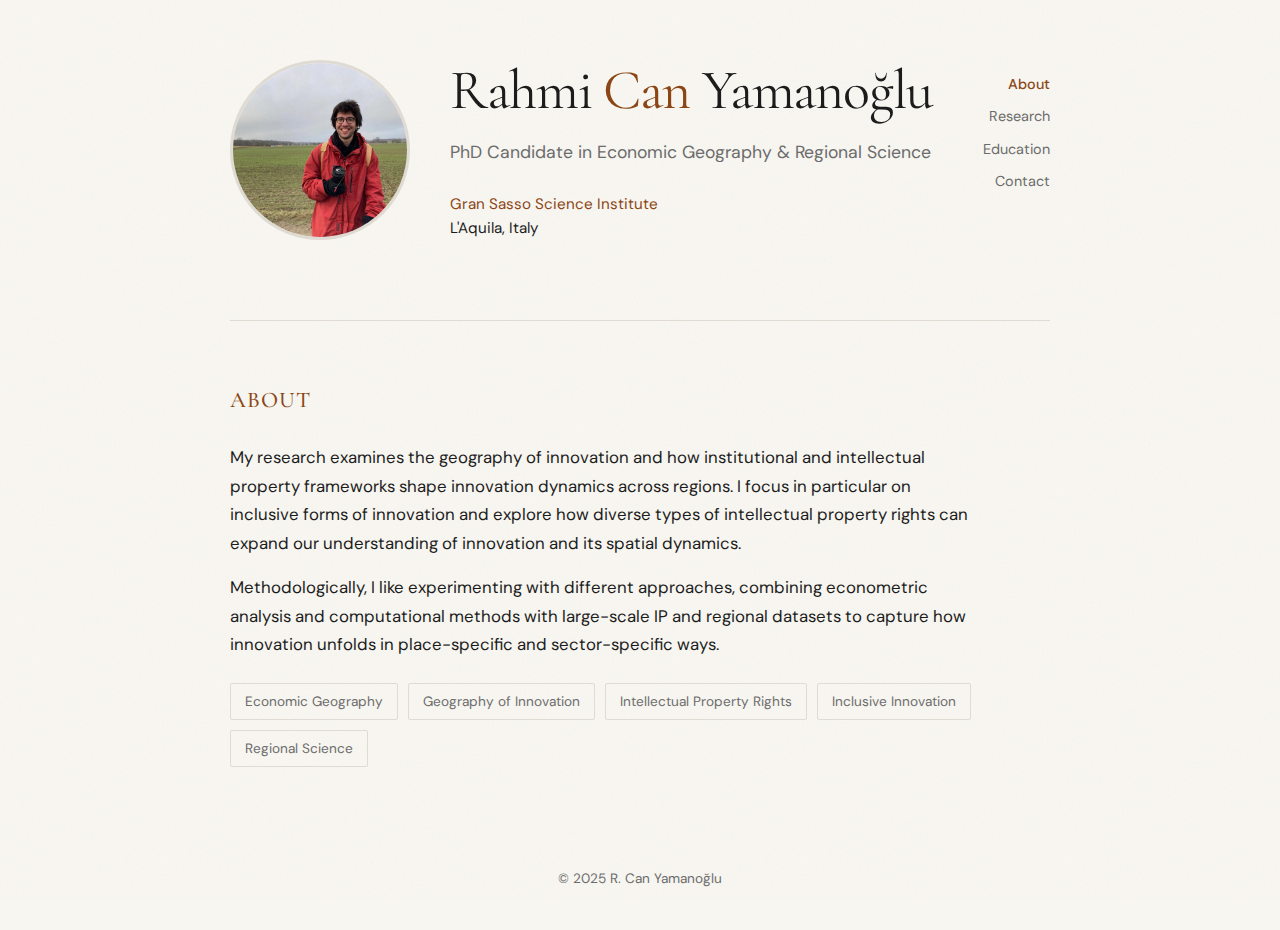
<file: index.html>
<!DOCTYPE html>
<html lang="en">
<head>
    <meta charset="UTF-8">
    <meta name="viewport" content="width=device-width, initial-scale=1.0">
    <title>R. Can Yamanoğlu | Economic Geographer</title>
    <link rel="preconnect" href="https://fonts.googleapis.com">
    <link rel="preconnect" href="https://fonts.gstatic.com" crossorigin>
    <link href="https://fonts.googleapis.com/css2?family=Cormorant+Garamond:ital,wght@0,400;0,500;0,600;1,400&family=DM+Sans:wght@400;500&display=swap" rel="stylesheet">
    <link rel="stylesheet" href="styles.css">
</head>
<body>
    <div class="container">
        <header>
            <div class="header-content">
                <img src="images/profile.jpg" alt="R. Can Yamanoğlu" class="profile-photo">
                <div>
                    <h1 class="name">Rahmi <span>Can</span> Yamanoğlu</h1>
                    <p class="title">PhD Candidate in Economic Geography & Regional Science</p>
                    <p class="affiliation">
                        <a href="https://www.gssi.it/" target="_blank">Gran Sasso Science Institute</a><br>
                        L'Aquila, Italy
                    </p>
                </div>
                <nav>
                    <a href="index.html" class="active">About</a>
                    <a href="research.html">Research</a>
                    <a href="education.html">Education</a>
                    <a href="contact.html">Contact</a>
                </nav>
            </div>
        </header>

        <section>
            <h2>About</h2>
            <div class="about-text">
                <p>
                    My research examines the geography of innovation and how institutional and intellectual property
                    frameworks shape innovation dynamics across regions. I focus in particular on inclusive forms of
                    innovation and explore how diverse types of intellectual property rights can expand our understanding
                    of innovation and its spatial dynamics.
                </p>
                <p>
                    Methodologically, I like experimenting with different approaches, combining econometric analysis
                    and computational methods with large-scale IP and regional datasets to capture how innovation
                    unfolds in place-specific and sector-specific ways.
                </p>
            </div>
            <div class="research-interests">
                <span class="interest-tag">Economic Geography</span>
                <span class="interest-tag">Geography of Innovation</span>
                <span class="interest-tag">Intellectual Property Rights</span>
                <span class="interest-tag">Inclusive Innovation</span>
                <span class="interest-tag">Regional Science</span>
            </div>
        </section>

        <footer>
            <p>© 2025 R. Can Yamanoğlu</p>
        </footer>
    </div>
</body>
</html>
</file>
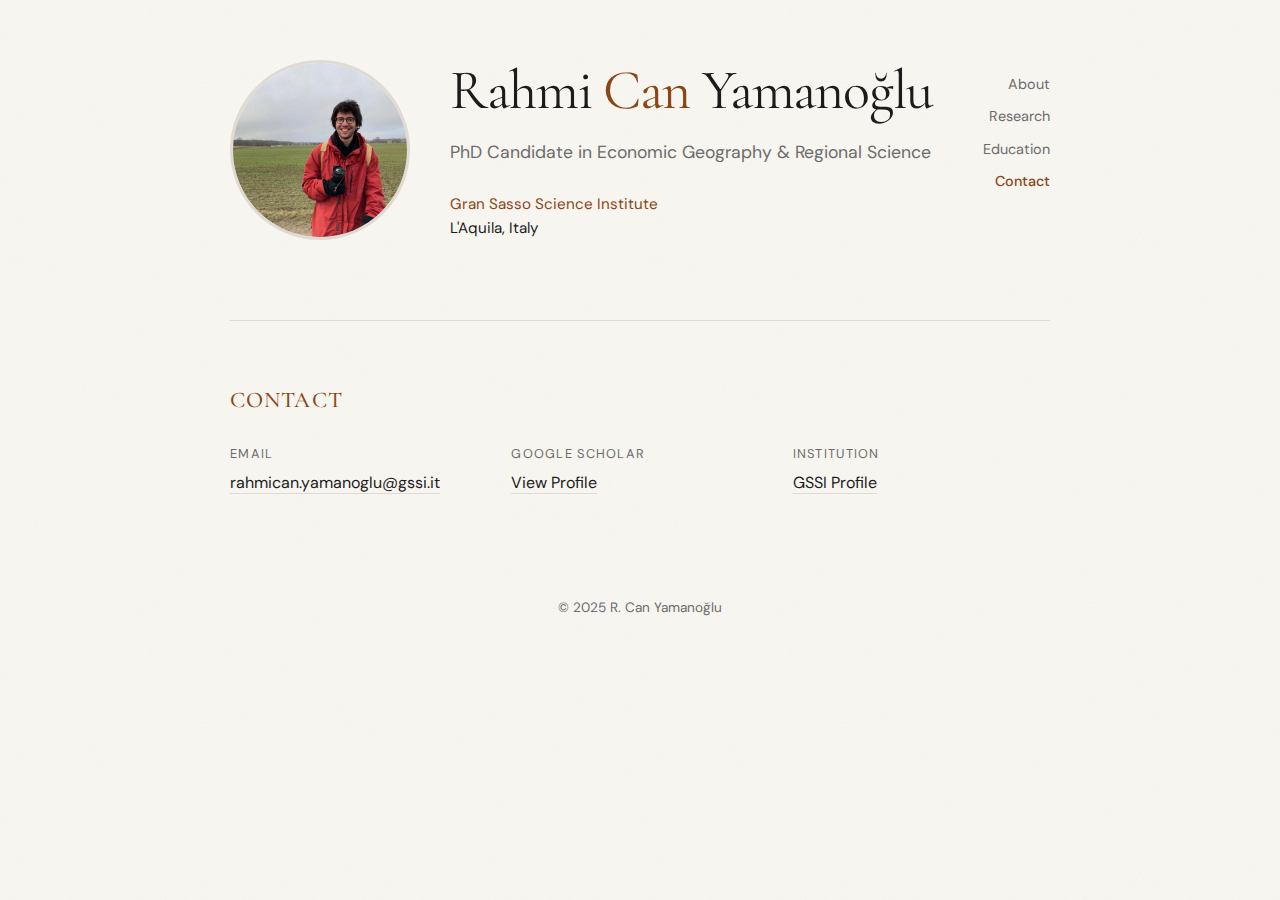
<file: contact.html>
<!DOCTYPE html>
<html lang="en">
<head>
    <meta charset="UTF-8">
    <meta name="viewport" content="width=device-width, initial-scale=1.0">
    <title>Contact | R. Can Yamanoğlu</title>
    <link rel="preconnect" href="https://fonts.googleapis.com">
    <link rel="preconnect" href="https://fonts.gstatic.com" crossorigin>
    <link href="https://fonts.googleapis.com/css2?family=Cormorant+Garamond:ital,wght@0,400;0,500;0,600;1,400&family=DM+Sans:wght@400;500&display=swap" rel="stylesheet">
    <link rel="stylesheet" href="styles.css">
</head>
<body>
    <div class="container">
        <header>
            <div class="header-content">
                <img src="images/profile.jpg" alt="R. Can Yamanoğlu" class="profile-photo">
                <div>
                    <h1 class="name"><a href="index.html" class="name-link">Rahmi <span>Can</span> Yamanoğlu</a></h1>
                    <p class="title">PhD Candidate in Economic Geography & Regional Science</p>
                    <p class="affiliation">
                        <a href="https://www.gssi.it/" target="_blank">Gran Sasso Science Institute</a><br>
                        L'Aquila, Italy
                    </p>
                </div>
                <nav>
                    <a href="index.html">About</a>
                    <a href="research.html">Research</a>
                    <a href="education.html">Education</a>
                    <a href="contact.html" class="active">Contact</a>
                </nav>
            </div>
        </header>

        <section>
            <h2>Contact</h2>
            <div class="contact-grid">
                <div class="contact-item">
                    <span class="contact-label">Email</span>
                    <span class="contact-value">
                        <a href="mailto:rahmican.yamanoglu@gssi.it">rahmican.yamanoglu@gssi.it</a>
                    </span>
                </div>
                <div class="contact-item">
                    <span class="contact-label">Google Scholar</span>
                    <span class="contact-value">
                        <a href="https://scholar.google.com/citations?user=klNka_4AAAAJ" target="_blank">View Profile</a>
                    </span>
                </div>
                <div class="contact-item">
                    <span class="contact-label">Institution</span>
                    <span class="contact-value">
                        <a href="https://www.gssi.it/people/students/students-social-science-gssi-cities/item/24607-yamanoglu-rahmi-can" target="_blank">GSSI Profile</a>
                    </span>
                </div>
            </div>
        </section>

        <footer>
            <p>© 2025 R. Can Yamanoğlu</p>
        </footer>
    </div>
</body>
</html>
</file>
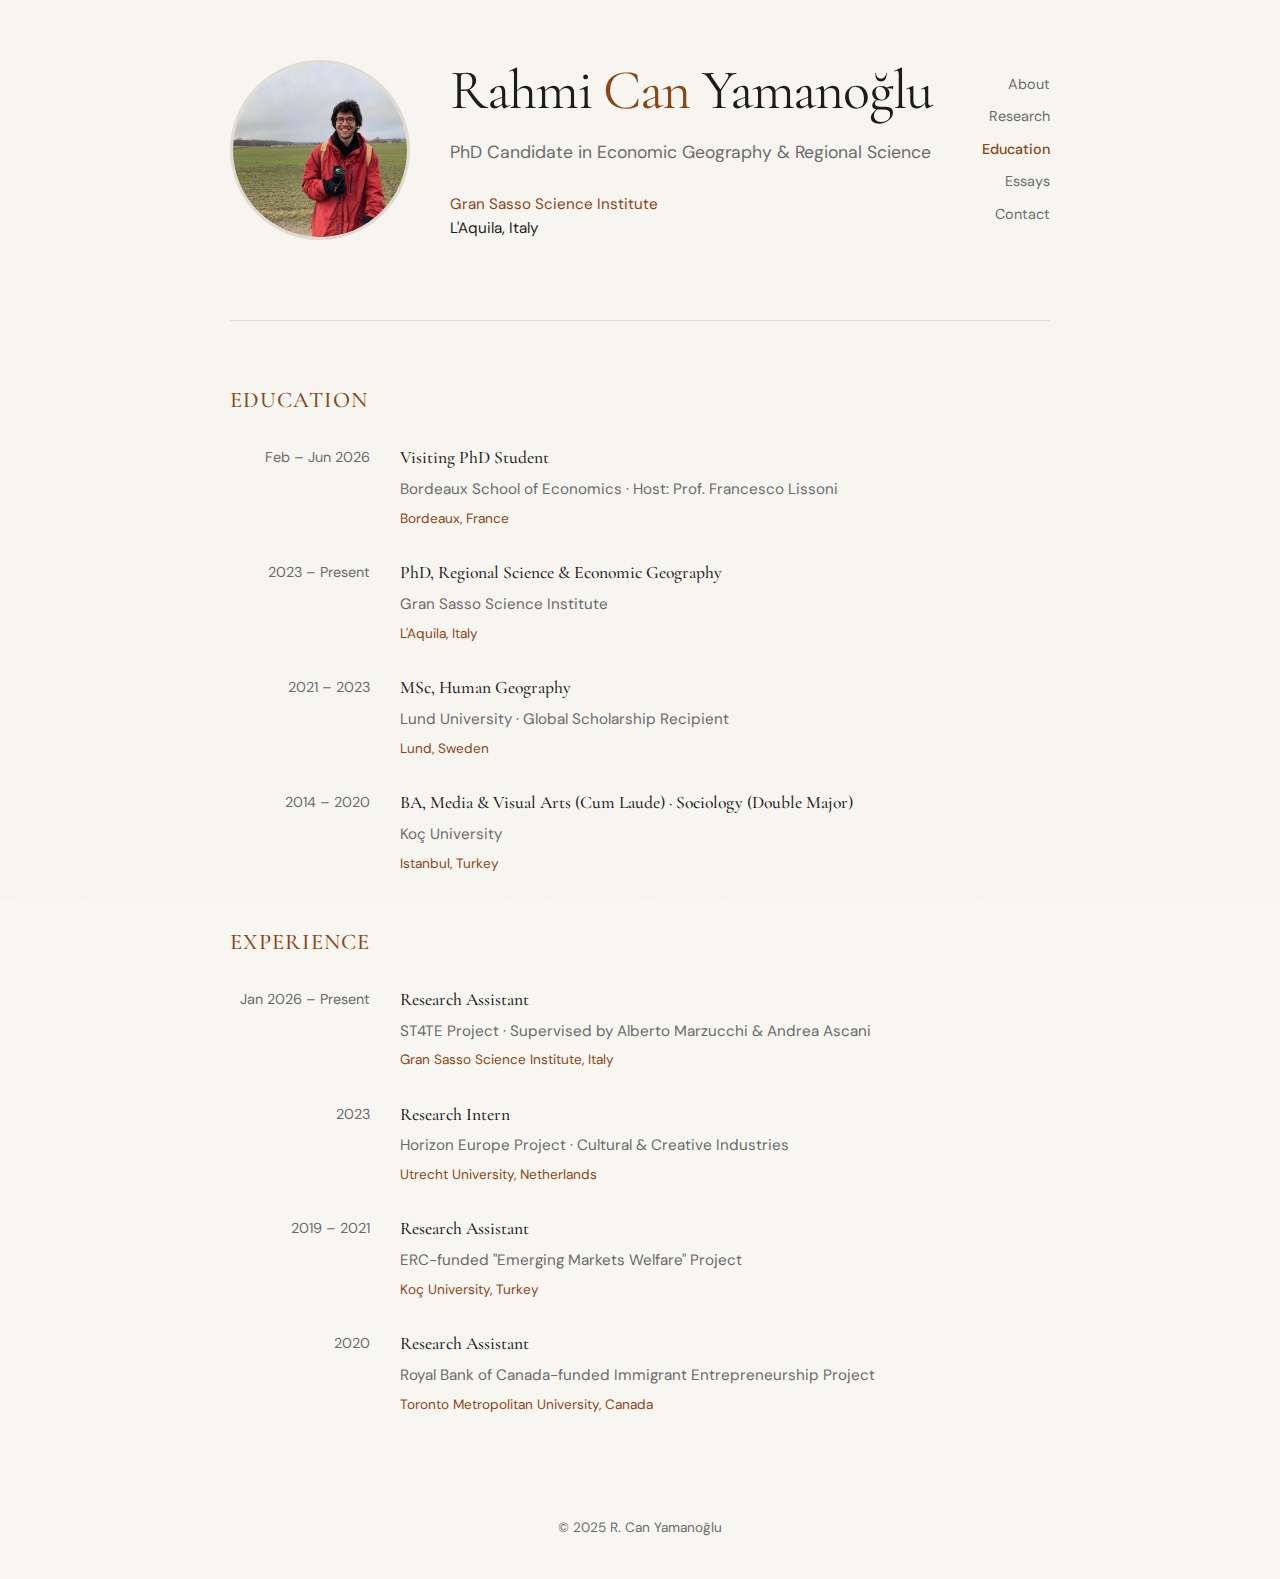
<file: education.html>
<!DOCTYPE html>
<html lang="en">
<head>
    <meta charset="UTF-8">
    <meta name="viewport" content="width=device-width, initial-scale=1.0">
    <title>Education | R. Can Yamanoğlu</title>
    <link rel="preconnect" href="https://fonts.googleapis.com">
    <link rel="preconnect" href="https://fonts.gstatic.com" crossorigin>
    <link href="https://fonts.googleapis.com/css2?family=Cormorant+Garamond:ital,wght@0,400;0,500;0,600;1,400&family=DM+Sans:wght@400;500&display=swap" rel="stylesheet">
    <link rel="stylesheet" href="styles.css">
</head>
<body>
    <div class="container">
        <header>
            <div class="header-content">
                <img src="images/profile.jpg" alt="R. Can Yamanoğlu" class="profile-photo">
                <div>
                    <h1 class="name"><a href="index.html" class="name-link">Rahmi <span>Can</span> Yamanoğlu</a></h1>
                    <p class="title">PhD Candidate in Economic Geography & Regional Science</p>
                    <p class="affiliation">
                        <a href="https://www.gssi.it/" target="_blank">Gran Sasso Science Institute</a><br>
                        L'Aquila, Italy
                    </p>
                </div>
                <nav>
                    <a href="index.html">About</a>
                    <a href="research.html">Research</a>
                    <a href="education.html" class="active">Education</a>
                    <a href="essays.html">Essays</a>
                    <a href="contact.html">Contact</a>
                </nav>
            </div>
        </header>

        <section>
            <h2>Education</h2>
            <div class="timeline">
                <div class="timeline-item">
                    <span class="timeline-year">Feb – Jun 2026</span>
                    <div class="timeline-content">
                        <h3>Visiting PhD Student</h3>
                        <p>Bordeaux School of Economics · Host: Prof. Francesco Lissoni</p>
                        <p class="location">Bordeaux, France</p>
                    </div>
                </div>
                <div class="timeline-item">
                    <span class="timeline-year">2023 – Present</span>
                    <div class="timeline-content">
                        <h3>PhD, Regional Science & Economic Geography</h3>
                        <p>Gran Sasso Science Institute</p>
                        <p class="location">L'Aquila, Italy</p>
                    </div>
                </div>
                <div class="timeline-item">
                    <span class="timeline-year">2021 – 2023</span>
                    <div class="timeline-content">
                        <h3>MSc, Human Geography</h3>
                        <p>Lund University · Global Scholarship Recipient</p>
                        <p class="location">Lund, Sweden</p>
                    </div>
                </div>
                <div class="timeline-item">
                    <span class="timeline-year">2014 – 2020</span>
                    <div class="timeline-content">
                        <h3>BA, Media & Visual Arts (Cum Laude) · Sociology (Double Major)</h3>
                        <p>Koç University</p>
                        <p class="location">Istanbul, Turkey</p>
                    </div>
                </div>
            </div>

            <h2 style="margin-top: 48px;">Experience</h2>
            <div class="timeline">
                <div class="timeline-item">
                    <span class="timeline-year">Jan 2026 – Present</span>
                    <div class="timeline-content">
                        <h3>Research Assistant</h3>
                        <p>ST4TE Project · Supervised by Alberto Marzucchi & Andrea Ascani</p>
                        <p class="location">Gran Sasso Science Institute, Italy</p>
                    </div>
                </div>
                <div class="timeline-item">
                    <span class="timeline-year">2023</span>
                    <div class="timeline-content">
                        <h3>Research Intern</h3>
                        <p>Horizon Europe Project · Cultural & Creative Industries</p>
                        <p class="location">Utrecht University, Netherlands</p>
                    </div>
                </div>
                <div class="timeline-item">
                    <span class="timeline-year">2019 – 2021</span>
                    <div class="timeline-content">
                        <h3>Research Assistant</h3>
                        <p>ERC-funded "Emerging Markets Welfare" Project</p>
                        <p class="location">Koç University, Turkey</p>
                    </div>
                </div>
                <div class="timeline-item">
                    <span class="timeline-year">2020</span>
                    <div class="timeline-content">
                        <h3>Research Assistant</h3>
                        <p>Royal Bank of Canada-funded Immigrant Entrepreneurship Project</p>
                        <p class="location">Toronto Metropolitan University, Canada</p>
                    </div>
                </div>
            </div>
        </section>

        <footer>
            <p>© 2025 R. Can Yamanoğlu</p>
        </footer>
    </div>
</body>
</html>
</file>
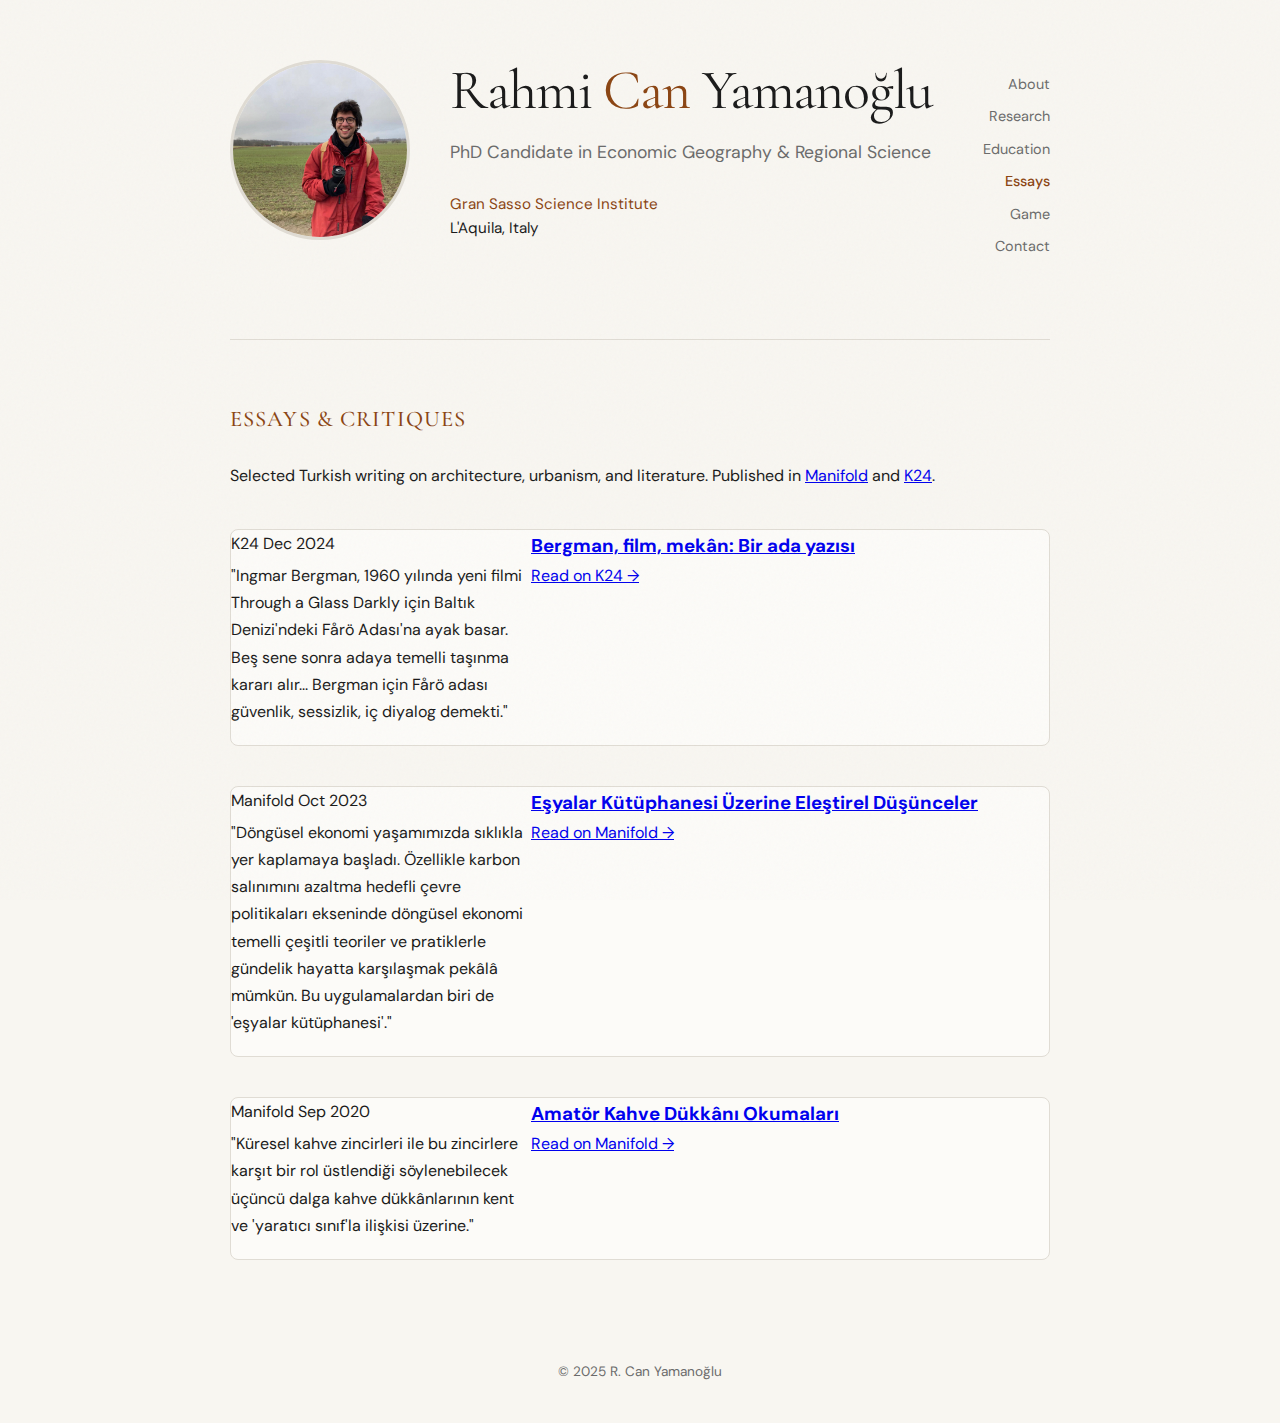
<file: essays.html>
<!DOCTYPE html>
<html lang="en">
<head>
    <meta charset="UTF-8">
    <meta name="viewport" content="width=device-width, initial-scale=1.0">
    <title>Essays & Critiques | R. Can Yamanoğlu</title>
    <link rel="preconnect" href="https://fonts.googleapis.com">
    <link rel="preconnect" href="https://fonts.gstatic.com" crossorigin>
    <link href="https://fonts.googleapis.com/css2?family=Cormorant+Garamond:ital,wght@0,400;0,500;0,600;1,400&family=DM+Sans:wght@400;500&display=swap" rel="stylesheet">
    <link rel="stylesheet" href="styles.css">
</head>
<body>
    <div class="container">
        <header>
            <div class="header-content">
                <img src="images/profile.jpg" alt="R. Can Yamanoğlu" class="profile-photo">
                <div>
                    <h1 class="name"><a href="index.html" class="name-link">Rahmi <span>Can</span> Yamanoğlu</a></h1>
                    <p class="title">PhD Candidate in Economic Geography & Regional Science</p>
                    <p class="affiliation">
                        <a href="https://www.gssi.it/" target="_blank">Gran Sasso Science Institute</a><br>
                        L'Aquila, Italy
                    </p>
                </div>
                <nav>
                    <a href="index.html">About</a>
                    <a href="research.html">Research</a>
                    <a href="education.html">Education</a>
                    <a href="essays.html" class="active">Essays</a>
                    <a href="game.html">Game</a>
                    <a href="contact.html">Contact</a>
                </nav>
            </div>
        </header>

        <section id="essays-critiques">
            <h2>Essays & Critiques</h2>
            <p class="intro-text">
                Selected Turkish writing on architecture, urbanism, and literature.
                Published in <a href="https://manifold.press/yazar/can-yamanoglu" target="_blank">Manifold</a>
                and <a href="https://www.k24kitap.org/yazarlar/r-can-yamanoglu" target="_blank">K24</a>.
            </p>

            <div class="essay-grid">
                <article class="essay-card">
                    <div class="card-meta">
                        <span class="pub-tag k24">K24</span>
                        <span class="pub-date">Dec 2024</span>
                    </div>
                    <h3 class="essay-title">
                        <a href="https://www.k24kitap.org/bergman-film-mekan-bir-ada-yazisi-5469" target="_blank">
                            Bergman, film, mekân: Bir ada yazısı
                        </a>
                    </h3>
                    <p class="essay-excerpt">
                        "Ingmar Bergman, 1960 yılında yeni filmi Through a Glass Darkly için Baltık Denizi'ndeki Fårö Adası'na ayak basar. Beş sene sonra adaya temelli taşınma kararı alır... Bergman için Fårö adası güvenlik, sessizlik, iç diyalog demekti."
                    </p>
                    <a href="https://www.k24kitap.org/bergman-film-mekan-bir-ada-yazisi-5469" target="_blank" class="read-link">
                        Read on K24 &rarr;
                    </a>
                </article>

                <article class="essay-card">
                    <div class="card-meta">
                        <span class="pub-tag manifold">Manifold</span>
                        <span class="pub-date">Oct 2023</span>
                    </div>
                    <h3 class="essay-title">
                        <a href="https://manifold.press/esyalar-kutuphanesi-uzerine-elestirel-dusunceler" target="_blank">
                            Eşyalar Kütüphanesi Üzerine Eleştirel Düşünceler
                        </a>
                    </h3>
                    <p class="essay-excerpt">
                        "Döngüsel ekonomi yaşamımızda sıklıkla yer kaplamaya başladı. Özellikle karbon salınımını azaltma hedefli çevre politikaları ekseninde döngüsel ekonomi temelli çeşitli teoriler ve pratiklerle gündelik hayatta karşılaşmak pekâlâ mümkün. Bu uygulamalardan biri de 'eşyalar kütüphanesi'."
                    </p>
                    <a href="https://manifold.press/esyalar-kutuphanesi-uzerine-elestirel-dusunceler" target="_blank" class="read-link">
                        Read on Manifold &rarr;
                    </a>
                </article>

                <article class="essay-card">
                    <div class="card-meta">
                        <span class="pub-tag manifold">Manifold</span>
                        <span class="pub-date">Sep 2020</span>
                    </div>
                    <h3 class="essay-title">
                        <a href="https://manifold.press/amator-kahve-dukkani-okumalari" target="_blank">
                            Amatör Kahve Dükkânı Okumaları
                        </a>
                    </h3>
                    <p class="essay-excerpt">
                        "Küresel kahve zincirleri ile bu zincirlere karşıt bir rol üstlendiği söylenebilecek üçüncü dalga kahve dükkânlarının kent ve 'yaratıcı sınıf'la ilişkisi üzerine."
                    </p>
                    <a href="https://manifold.press/amator-kahve-dukkani-okumalari" target="_blank" class="read-link">
                        Read on Manifold &rarr;
                    </a>
                </article>
            </div>
        </section>

        <footer>
            <p>© 2025 R. Can Yamanoğlu</p>
        </footer>
    </div>
</body>
</html>
</file>
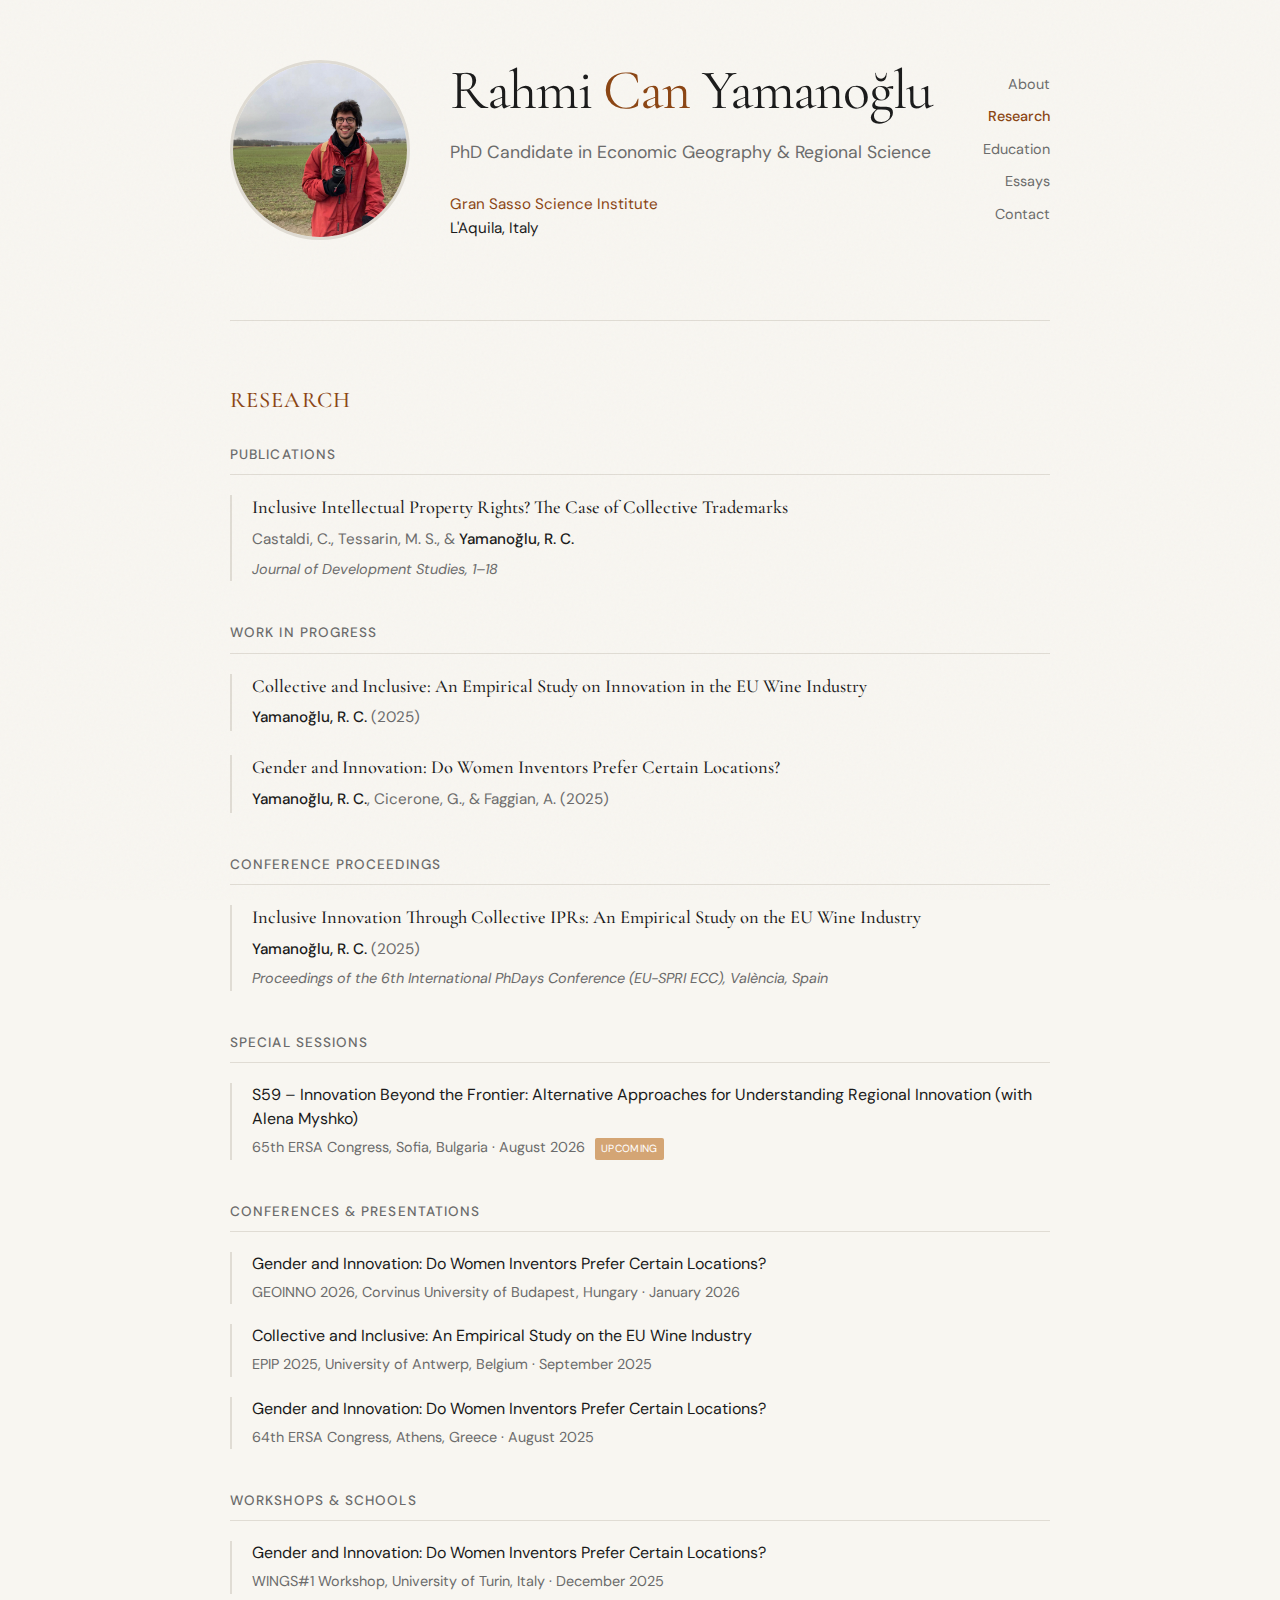
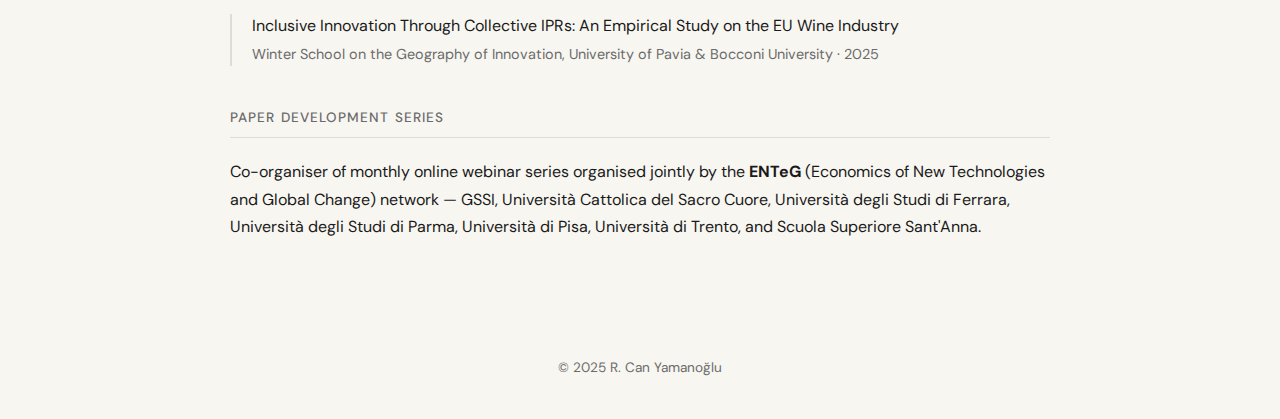
<file: research.html>
<!DOCTYPE html>
<html lang="en">
<head>
    <meta charset="UTF-8">
    <meta name="viewport" content="width=device-width, initial-scale=1.0">
    <title>Research | R. Can Yamanoğlu</title>
    <link rel="preconnect" href="https://fonts.googleapis.com">
    <link rel="preconnect" href="https://fonts.gstatic.com" crossorigin>
    <link href="https://fonts.googleapis.com/css2?family=Cormorant+Garamond:ital,wght@0,400;0,500;0,600;1,400&family=DM+Sans:wght@400;500&display=swap" rel="stylesheet">
    <link rel="stylesheet" href="styles.css">
</head>
<body>
    <div class="container">
        <header>
            <div class="header-content">
                <img src="images/profile.jpg" alt="R. Can Yamanoğlu" class="profile-photo">
                <div>
                    <h1 class="name"><a href="index.html" class="name-link">Rahmi <span>Can</span> Yamanoğlu</a></h1>
                    <p class="title">PhD Candidate in Economic Geography & Regional Science</p>
                    <p class="affiliation">
                        <a href="https://www.gssi.it/" target="_blank">Gran Sasso Science Institute</a><br>
                        L'Aquila, Italy
                    </p>
                </div>
                <nav>
                    <a href="index.html">About</a>
                    <a href="research.html" class="active">Research</a>
                    <a href="education.html">Education</a>
                    <a href="essays.html">Essays</a>
                    <a href="contact.html">Contact</a>
                </nav>
            </div>
        </header>

        <section>
            <h2>Research</h2>

            <h3 class="subsection">Publications</h3>
            <div class="publication">
                <h4 class="pub-title">
                    <a href="https://www.tandfonline.com/doi/full/10.1080/00220388.2025.2533906" target="_blank">
                        Inclusive Intellectual Property Rights? The Case of Collective Trademarks
                    </a>
                </h4>
                <p class="pub-authors">Castaldi, C., Tessarin, M. S., & <span class="me">Yamanoğlu, R. C.</span></p>
                <p class="pub-venue">Journal of Development Studies, 1–18</p>
            </div>

            <h3 class="subsection">Work in Progress</h3>
            <div class="publication">
                <h4 class="pub-title">Collective and Inclusive: An Empirical Study on Innovation in the EU Wine Industry</h4>
                <p class="pub-authors"><span class="me">Yamanoğlu, R. C.</span> (2025)</p>
            </div>
            <div class="publication">
                <h4 class="pub-title">Gender and Innovation: Do Women Inventors Prefer Certain Locations?</h4>
                <p class="pub-authors"><span class="me">Yamanoğlu, R. C.</span>, Cicerone, G., & Faggian, A. (2025)</p>
            </div>

            <h3 class="subsection">Conference Proceedings</h3>
            <div class="publication">
                <h4 class="pub-title">
                    <a href="https://doi.org/10.4995/PhDays2025.2025.19919" target="_blank">
                        Inclusive Innovation Through Collective IPRs: An Empirical Study on the EU Wine Industry
                    </a>
                </h4>
                <p class="pub-authors"><span class="me">Yamanoğlu, R. C.</span> (2025)</p>
                <p class="pub-venue">Proceedings of the 6th International PhDays Conference (EU-SPRI ECC), València, Spain</p>
            </div>

            <h3 class="subsection">Special Sessions</h3>
            <div class="conference-item">
                <p class="conf-title">S59 – Innovation Beyond the Frontier: Alternative Approaches for Understanding Regional Innovation (with Alena Myshko)</p>
                <p class="conf-venue">65th ERSA Congress, Sofia, Bulgaria · August 2026 <span class="conf-status">Upcoming</span></p>
            </div>

            <h3 class="subsection">Conferences & Presentations</h3>
            <div class="conference-item">
                <p class="conf-title">Gender and Innovation: Do Women Inventors Prefer Certain Locations?</p>
                <p class="conf-venue">GEOINNO 2026, Corvinus University of Budapest, Hungary · January 2026</p>
            </div>
            <div class="conference-item">
                <p class="conf-title">Collective and Inclusive: An Empirical Study on the EU Wine Industry</p>
                <p class="conf-venue">EPIP 2025, University of Antwerp, Belgium · September 2025</p>
            </div>
            <div class="conference-item">
                <p class="conf-title">Gender and Innovation: Do Women Inventors Prefer Certain Locations?</p>
                <p class="conf-venue">64th ERSA Congress, Athens, Greece · August 2025</p>
            </div>

            <h3 class="subsection">Workshops & Schools</h3>
            <div class="conference-item">
                <p class="conf-title">Gender and Innovation: Do Women Inventors Prefer Certain Locations?</p>
                <p class="conf-venue">WINGS#1 Workshop, University of Turin, Italy · December 2025</p>
            </div>
            <div class="conference-item">
                <p class="conf-title">Inclusive Innovation Through Collective IPRs: An Empirical Study on the EU Wine Industry</p>
                <p class="conf-venue">Winter School on the Geography of Innovation, University of Pavia & Bocconi University · 2025</p>
            </div>

            <h3 class="subsection">Paper Development Series</h3>
            <p class="intro-text" style="margin-bottom: 16px;">
            Co-organiser of monthly online webinar series organised jointly by the
                <strong>ENTeG</strong> (Economics of New Technologies and Global Change) network —
                GSSI, Università Cattolica del Sacro Cuore, Università degli Studi di Ferrara,
                Università degli Studi di Parma, Università di Pisa, Università di Trento, and Scuola Superiore Sant'Anna.
            </p>
            </div>
        </section>

        <footer>
            <p>© 2025 R. Can Yamanoğlu</p>
        </footer>
    </div>
</body>
</html>
</file>
<file: styles.css>
:root {
    --ink: #1a1a1a;
    --paper: #f8f6f1;
    --accent: #8b4513;
    --accent-light: #d4a574;
    --muted: #6b6b6b;
    --border: #e0dcd4;
}

* {
    margin: 0;
    padding: 0;
    box-sizing: border-box;
}

html {
    scroll-behavior: smooth;
}

body {
    font-family: 'DM Sans', sans-serif;
    background: var(--paper);
    color: var(--ink);
    line-height: 1.7;
    font-size: 16px;
}

body::before {
    content: '';
    position: fixed;
    top: 0;
    left: 0;
    width: 100%;
    height: 100%;
    pointer-events: none;
    opacity: 0.03;
    background-image: url("data:image/svg+xml,%3Csvg viewBox='0 0 400 400' xmlns='http://www.w3.org/2000/svg'%3E%3Cfilter id='noiseFilter'%3E%3CfeTurbulence type='fractalNoise' baseFrequency='0.9' numOctaves='4' stitchTiles='stitch'/%3E%3C/filter%3E%3Crect width='100%25' height='100%25' filter='url(%23noiseFilter)'/%3E%3C/svg%3E");
    z-index: 1000;
}

.container {
    max-width: 900px;
    margin: 0 auto;
    padding: 0 40px;
}

/* Header */
header {
    padding: 60px 0 80px;
    border-bottom: 1px solid var(--border);
}

.header-content {
    display: grid;
    grid-template-columns: auto 1fr auto;
    gap: 40px;
    align-items: start;
}

.profile-photo {
    width: 180px;
    height: 180px;
    border-radius: 50%;
    object-fit: cover;
    border: 3px solid var(--border);
    transition: border-color 0.3s;
}

.profile-photo:hover {
    border-color: var(--accent);
}

.name {
    font-family: 'Cormorant Garamond', serif;
    font-size: clamp(2.5rem, 5vw, 3.5rem);
    font-weight: 400;
    letter-spacing: -0.02em;
    line-height: 1.1;
    margin-bottom: 16px;
}

.name span {
    color: var(--accent);
}

.name-link {
    color: inherit;
    text-decoration: none;
    transition: color 0.2s;
}

.name-link:hover {
    color: var(--accent);
}

.title {
    font-size: 1.1rem;
    color: var(--muted);
    margin-bottom: 24px;
}

.affiliation {
    font-size: 0.95rem;
    color: var(--ink);
    line-height: 1.6;
}

.affiliation a {
    color: var(--accent);
    text-decoration: none;
    border-bottom: 1px solid transparent;
    transition: border-color 0.2s;
}

.affiliation a:hover {
    border-color: var(--accent);
}

nav {
    display: flex;
    flex-direction: column;
    gap: 8px;
    padding-top: 12px;
}

nav a {
    font-size: 0.9rem;
    color: var(--muted);
    text-decoration: none;
    transition: color 0.2s;
    text-align: right;
}

nav a:hover {
    color: var(--accent);
}

nav a.active {
    color: var(--accent);
    font-weight: 500;
}

/* Sections */
section {
    padding: 60px 0;
    border-bottom: 1px solid var(--border);
}

section:last-of-type {
    border-bottom: none;
}

h2 {
    font-family: 'Cormorant Garamond', serif;
    font-size: 1.4rem;
    font-weight: 500;
    color: var(--accent);
    margin-bottom: 24px;
    letter-spacing: 0.05em;
    text-transform: uppercase;
}

h3.subsection {
    font-family: 'DM Sans', sans-serif;
    font-size: 0.85rem;
    font-weight: 500;
    color: var(--muted);
    text-transform: uppercase;
    letter-spacing: 0.08em;
    margin-top: 40px;
    margin-bottom: 20px;
    padding-bottom: 8px;
    border-bottom: 1px solid var(--border);
}

h3.subsection:first-of-type {
    margin-top: 0;
}

/* About */
.about-text {
    font-size: 1.05rem;
    max-width: 750px;
}

.about-text p {
    margin-bottom: 16px;
}

.research-interests {
    display: flex;
    flex-wrap: wrap;
    gap: 10px;
    margin-top: 24px;
}

.interest-tag {
    background: transparent;
    border: 1px solid var(--border);
    padding: 6px 14px;
    font-size: 0.85rem;
    color: var(--muted);
    border-radius: 2px;
    transition: all 0.2s;
}

.interest-tag:hover {
    border-color: var(--accent);
    color: var(--accent);
}

/* Publications */
.publication {
    margin-bottom: 24px;
    padding-left: 20px;
    border-left: 2px solid var(--border);
    transition: border-color 0.2s;
}

.publication:hover {
    border-left-color: var(--accent);
}

.publication:last-child {
    margin-bottom: 0;
}

.pub-title {
    font-family: 'Cormorant Garamond', serif;
    font-size: 1.15rem;
    font-weight: 500;
    margin-bottom: 6px;
    line-height: 1.4;
}

.pub-title a {
    color: var(--ink);
    text-decoration: none;
    transition: color 0.2s;
}

.pub-title a:hover {
    color: var(--accent);
}

.pub-authors {
    font-size: 0.95rem;
    color: var(--muted);
    margin-bottom: 4px;
}

.pub-authors .me {
    color: var(--ink);
    font-weight: 500;
}

.pub-venue {
    font-size: 0.9rem;
    font-style: italic;
    color: var(--muted);
}

.pub-status {
    display: inline-block;
    background: var(--accent);
    color: white;
    font-size: 0.7rem;
    padding: 2px 8px;
    border-radius: 2px;
    margin-left: 8px;
    font-style: normal;
    text-transform: uppercase;
    letter-spacing: 0.03em;
}

.pub-doi {
    font-size: 0.85rem;
    margin-top: 6px;
}

.pub-doi a {
    color: var(--accent);
    text-decoration: none;
    border-bottom: 1px solid transparent;
    transition: border-color 0.2s;
}

.pub-doi a:hover {
    border-color: var(--accent);
}

/* Conference items */
.conference-item {
    margin-bottom: 20px;
    padding-left: 20px;
    border-left: 2px solid var(--border);
}

.conference-item:last-child {
    margin-bottom: 0;
}

.conf-title {
    font-size: 1rem;
    margin-bottom: 4px;
    line-height: 1.5;
}

.conf-venue {
    font-size: 0.9rem;
    color: var(--muted);
}

.conf-status {
    display: inline-block;
    background: var(--accent-light);
    color: white;
    font-size: 0.65rem;
    padding: 2px 6px;
    border-radius: 2px;
    margin-left: 6px;
    text-transform: uppercase;
    letter-spacing: 0.03em;
}

/* Education & Experience */
.timeline {
    position: relative;
}

.timeline-item {
    display: grid;
    grid-template-columns: 140px 1fr;
    gap: 30px;
    margin-bottom: 28px;
}

.timeline-item:last-child {
    margin-bottom: 0;
}

.timeline-year {
    font-size: 0.9rem;
    color: var(--muted);
    text-align: right;
    padding-top: 2px;
}

.timeline-content h3 {
    font-family: 'Cormorant Garamond', serif;
    font-size: 1.1rem;
    font-weight: 500;
    margin-bottom: 4px;
}

.timeline-content p {
    font-size: 0.95rem;
    color: var(--muted);
}

.timeline-content .location {
    font-size: 0.85rem;
    color: var(--accent);
    margin-top: 4px;
}

/* Contact */
.contact-grid {
    display: grid;
    grid-template-columns: repeat(auto-fit, minmax(200px, 1fr));
    gap: 24px;
}

.contact-item {
    display: flex;
    flex-direction: column;
    gap: 4px;
}

.contact-label {
    font-size: 0.8rem;
    text-transform: uppercase;
    letter-spacing: 0.1em;
    color: var(--muted);
}

.contact-value a {
    color: var(--ink);
    text-decoration: none;
    border-bottom: 1px solid var(--border);
    transition: border-color 0.2s;
}

.contact-value a:hover {
    border-color: var(--accent);
    color: var(--accent);
}

/* Footer */
footer {
    padding: 40px 0;
    text-align: center;
    font-size: 0.85rem;
    color: var(--muted);
}

/* Responsive */
@media (max-width: 700px) {
    .container {
        padding: 0 24px;
    }

    .header-content {
        grid-template-columns: 1fr;
        gap: 32px;
        text-align: center;
    }

    .profile-photo {
        width: 150px;
        height: 150px;
        margin: 0 auto;
    }

    nav {
        flex-direction: row;
        flex-wrap: wrap;
        gap: 16px;
        justify-content: center;
    }

    nav a {
        text-align: center;
    }

    .timeline-item {
        grid-template-columns: 1fr;
        gap: 4px;
    }

    .timeline-year {
        text-align: left;
        font-weight: 500;
    }
}

/* Subtle animations */
@keyframes fadeInUp {
    from {
        opacity: 0;
        transform: translateY(20px);
    }
    to {
        opacity: 1;
        transform: translateY(0);
    }
}

header, section {
    animation: fadeInUp 0.6s ease-out both;
}

section:nth-child(2) { animation-delay: 0.1s; }
section:nth-child(3) { animation-delay: 0.2s; }
section:nth-child(4) { animation-delay: 0.3s; }
section:nth-child(5) { animation-delay: 0.4s; }


/* Updated Essays & Critiques Section */
.essay-grid {
    display: grid;
    grid-template-columns: 1fr;
    gap: 40px;
    margin-top: 40px;
}

.essay-card {
    background: rgba(255, 255, 255, 0.5);
    border: 1px solid var(--border);
    border-radius: 8px;
    overflow: hidden;
    transition: all 0.3s ease;
    display: grid;
    grid-template-columns: 300px 1fr;
    gap: 0;
}

.essay-card:hover {
    border-color: var(--accent);
    box-shadow: 0 8px 20px rgba(139, 69, 19, 0.15);
    transform: translateY(-4px);
}

.essay-image {
    position: relative;
    overflow: hidden;
    background: var(--border);
}

.essay-image img {
    width: 100%;
    height: 100%;
    object-fit: cover;
    transition: transform 0.3s ease;
}

.essay-card:hover .essay-image img {
    transform: scale(1.05);
}

.essay-content {
    padding: 28px;
    display: flex;
    flex-direction: column;
}

.essay-excerpt {
    font-size: 1rem;
    color: var(--ink);
    line-height: 1.7;
    margin-bottom: 20px;
    flex-grow: 1;
}

@media (max-width: 900px) {
    .essay-card {
        grid-template-columns: 1fr;
    }
    
    .essay-image {
        height: 200px;
    }
}
</file>
